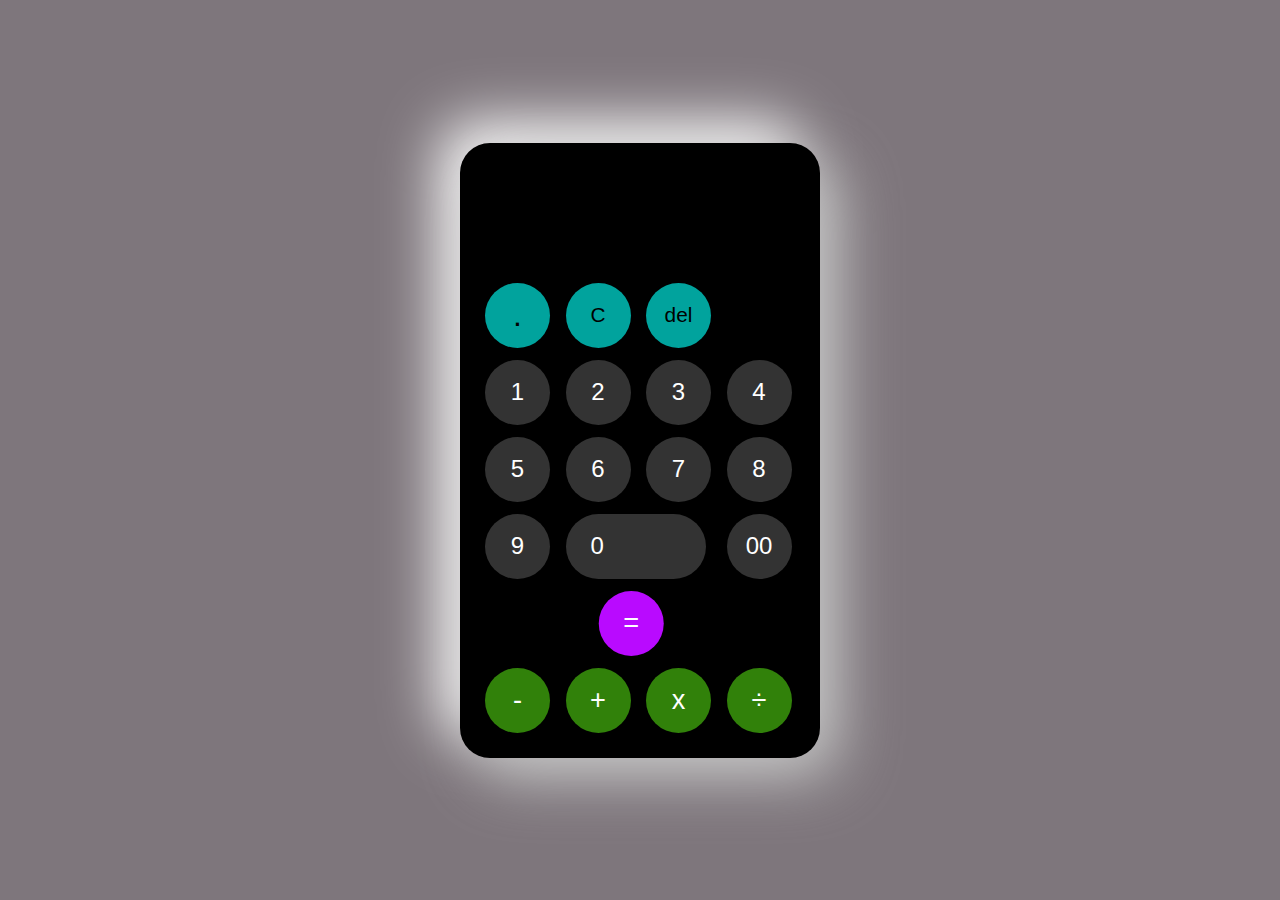
<file: Calculator/index.html>
<!DOCTYPE html>
<html lang="en">

<head>
    <meta charset="UTF-8">
    <meta name="viewport" content="width=device-width, initial-scale=1.0">
    <link rel="stylesheet" href="style.css">
    <title>Calculator</title>
</head>

<body>
    <main id="main-container">
        <div class="main-area">
            <div id="main-box"></div>
            <div class="general-btns">
                <button class="gbutn" id="btn-dot">.</button>
                <button class="gbutn" id="btn-C">C</button>
                <button class="gbutn" id="btn-del">del</button>
            </div>

            <div class="main-buttons">
                <button class="butn" id="btn-1">1</button>
                <button class="butn" id="btn-2">2</button>
                <button class="butn" id="btn-3">3</button>
                <button class="butn" id="btn-4">4</button>
                <button class="butn" id="btn-5">5</button>
                <button class="butn" id="btn-6">6</button>
                <button class="butn" id="btn-7">7</button>
                <button class="butn" id="btn-8">8</button>
                <button class="butn" id="btn-9">9</button>
                <button class="butn" id="btn-0">0</button>
                <button class="butn" id="btn-00">00</button>
                <button class="butn" id="btn-equal">=</button>
            </div>
        </div>
        <div class="operations">
            <button class="obutn" id="sub">-</button>
            <button class="obutn" id="sum">+</button>
            <button class="obutn" id="mult">x</button>
            <button class="obutn" id="div">÷</button>
        </div>
    </main>
     
    <script src="script.Js"></script>
</body>

</html>
</file>
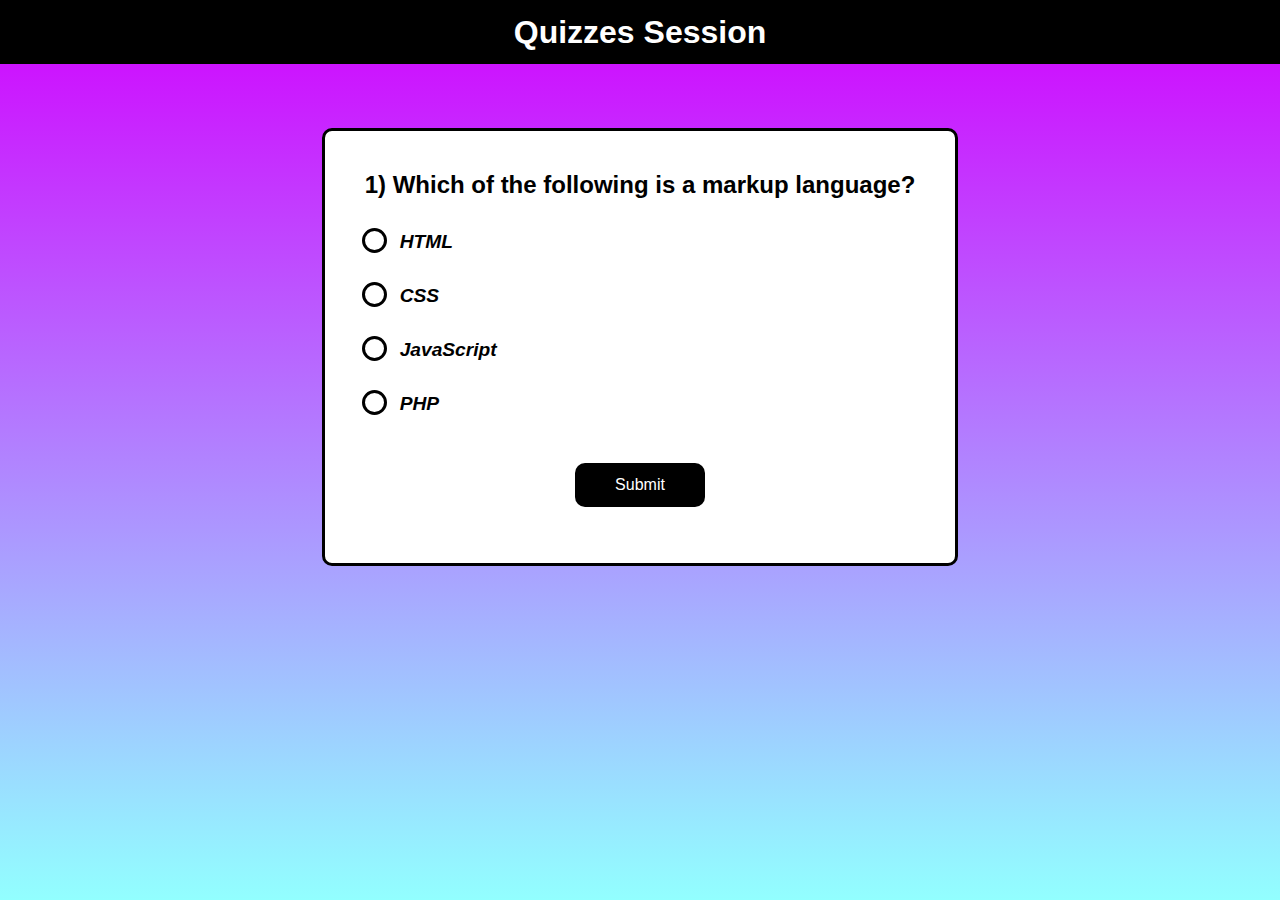
<file: Quiz app/index.html>
<!DOCTYPE html>
<html lang="en">

<head>
    <meta charset="UTF-8">
    <meta name="viewport" content="width=device-width, initial-scale=1.0">
    <link rel="stylesheet" href="style.css">
    <title>Document</title>
</head>

<body>
    <h1>Quizzes Session</h1>
    <div class="main-content">
        <div class="main-box">
            <h2 id="qshead">1) This is dummy question?</h2>
            <div class="main-opt">
                <input class="custom-radio" type="radio" name="option" id="option1" value="a">
                <label for="option1">option-1</label>
            </div>
            <div class="main-opt">
                <input class="custom-radio" type="radio" name="option" id="option2" value="b">
                <label for="option2">option-2</label>
            </div>
            <div class="main-opt">
                <input class="custom-radio" type="radio" name="option" id="option3" value="c">
                <label for="option3">option-3</label>
            </div>
            <div class="main-opt">
                <input class="custom-radio" type="radio" name="option" id="option4" value="d">
                <label for="option4">option-4</label>
            </div>

            <button class="sub-button" type="submit">Submit</button>
        </div>
    </div>

    <div id="custom-alert" class="modal">
    <div class="modal-content">
        <h1 class="oops">Oops!</h1>
        <p>Please! Select a choice to continue.</p>
        <button class="close-btn">Got it</button>
    </div>
</div>
    <script type="module" src="app.js"></script>  
</body>

</html>
</file>
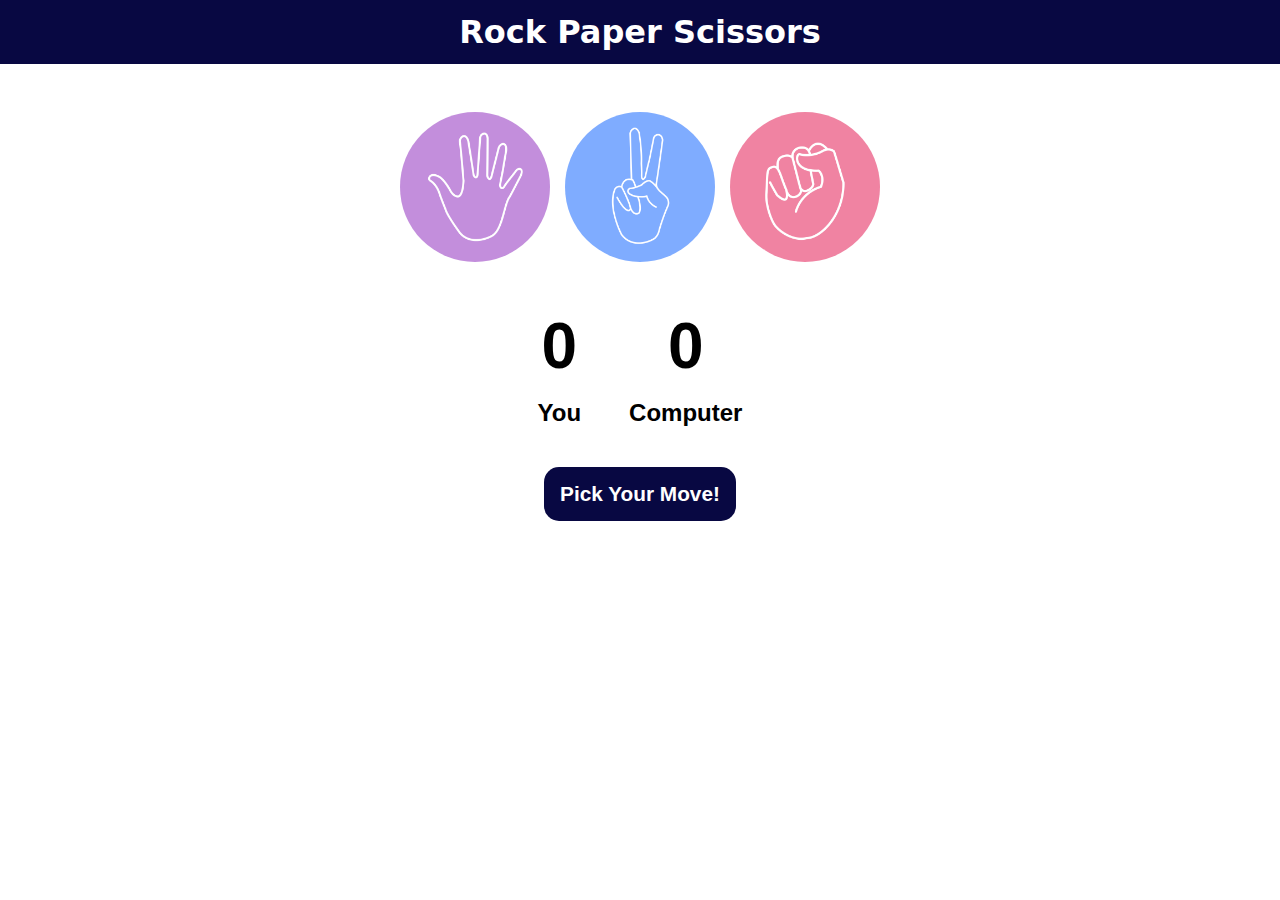
<file: StoneScissorsPaper game/index.html>
<!DOCTYPE html>
<html lang="en">

<head>
    <meta charset="UTF-8">
    <meta name="viewport" content="width=device-width, initial-scale=1.0">
    <title>Document</title>
    <link rel="stylesheet" href="style.css">
</head>

<body>
    <h1 id="main-head">Rock Paper Scissors</h1>
    <div id="images-section">
        <div class="image" id="paper">
            <img src="imgs/paper.png" alt="paper image">
        </div>

        <div class="image" id="scissors">
            <img src="imgs/scissors.png" alt="scissors image">
        </div>

        <div class="image" id="rock">
            <img src="imgs/rock.png" alt="rock image">
        </div> 
    </div>
    <div id="scores">
        <div class="your-score">
            <h1 id="my-score">0</h1>
            <h2>You</h2>
        </div>

        <div class="comp-score">
            <h1 id="bot-score">0</h1>
            <h2>Computer</h2>
        </div>
    </div>
    <h1 id="last-head">Pick Your Move!</h1>

    <script src="script.Js"></script>
</body>

</html>
</file>
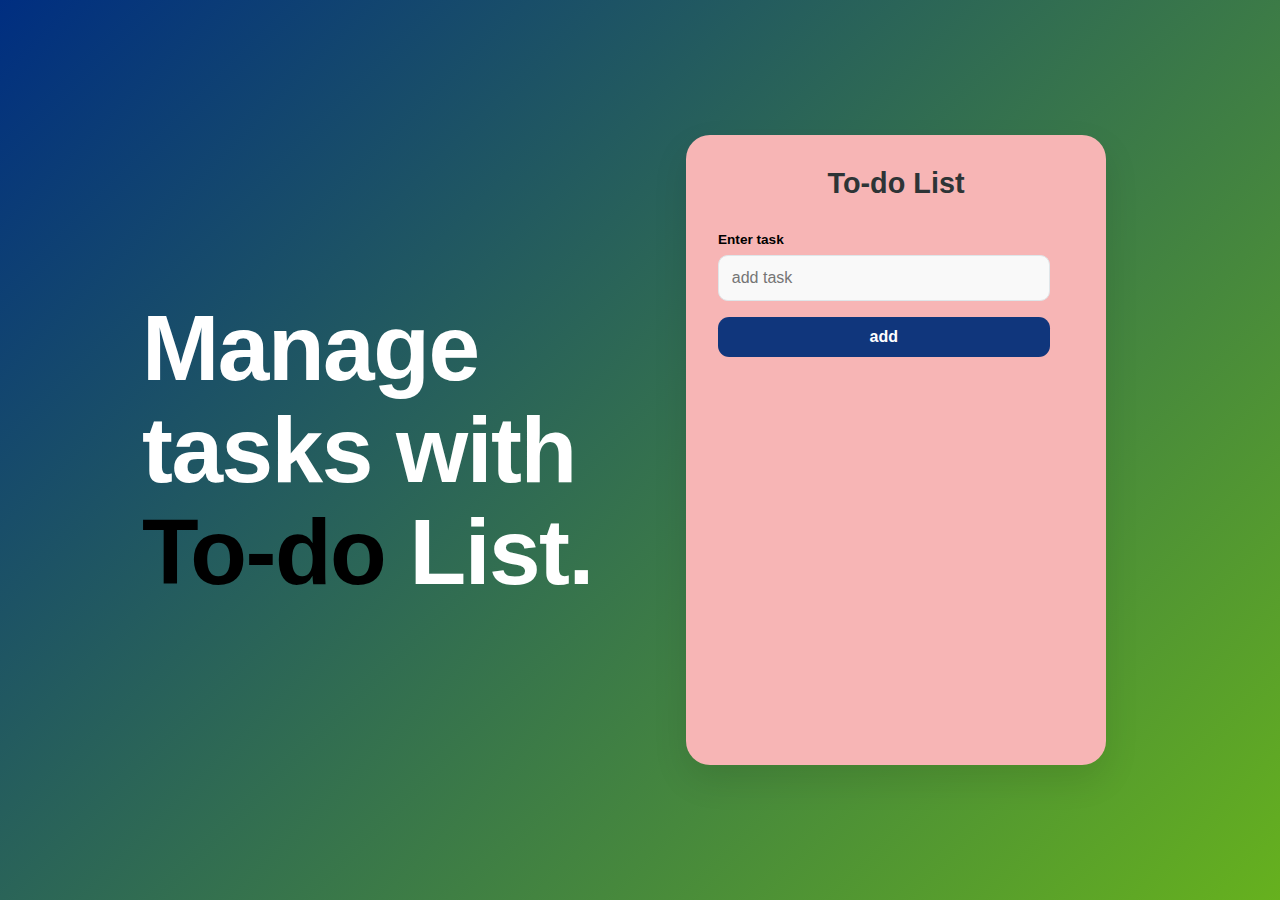
<file: To do list/index.html>
<!DOCTYPE html>
<html lang="en">

<head>
    <meta charset="UTF-8">
    <meta name="viewport" content="width=device-width, initial-scale=1.0">
    <link rel="stylesheet" href="style.css">
    <title>To-do List</title>
</head>

<body> 
    <div class="list-container">
        <div id="hero">Manage tasks with <span>To-do</span> List.</div>
        <div class="list-card">
            <h1>To-do List</h1>
            <div class="task-area">
                <label for="text-inp">Enter task</label>
                <input type="text" id="text-inp" placeholder="add task" value="">
                <button id="addtxt-btn" type="submit">add</button>
            </div>

            <div class="add-cont"></div>

        </div>
    </div>
    <script src="app.js"></script>
</body>

</html>
</file>
<file: Calculator/style.css>
* {
    margin: 0;
    padding: 0;
    box-sizing: border-box;
}

body {
    display: flex;
    justify-content: center;
    align-items: center;
    min-height: 100vh;
    background: #7e767c;
    font-family: -apple-system, BlinkMacSystemFont, sans-serif;
}

#main-container {
    background: #000;
    border-radius: 30px;
    padding: 25px;
    width: 360px;
    box-shadow:
        20px 20px 60px #bebebe,
        -20px -20px 60px #ffffff;
}

#main-box {
    background: #000;
    color: #fff;
    font-size: 2.8rem;
    padding: 25px 15px; 
    min-height: 100px;
    display: flex;
    align-items: center; 
    overflow-x:hidden;
    font-family: 'SF Pro Text', -apple-system, sans-serif;
    font-weight: 300;
    letter-spacing: 0.5px;
    margin-bottom: 15px;
}

.general-btns {
    display: grid;
    grid-template-columns: repeat(4, 1fr);
    gap: 12px;
    margin-bottom: 12px;
}

.main-buttons {
    display: grid;
    grid-template-columns: repeat(4, 1fr);
    gap: 12px;
}

.operations {
    display: grid;
    grid-template-columns: repeat(4, 1fr);
    gap: 12px;
    margin-top: 12px;
}

.gbutn,
.butn,
.obutn {
    border: none;
    border-radius: 50%;
    font-size: 1.5rem;
    font-weight: 400;
    cursor: pointer;
    color: white;
    height: 65px;
    width: 65px;
    display: flex;
    align-items: center;
    justify-content: center;
    transition: all 0.1s ease;
    user-select: none;
}

.gbutn:active,
.butn:active,
.obutn:active {
    transform: scale(0.92);
    opacity: 0.8;
}

/* Gray buttons (C, +/-, %, ÷) */
.gbutn {
    background: #01a39d;
    color: #000;
    font-size: 1.3rem;
}

.gbutn:hover {
    background: #b5b5b5;
}

/* Dark gray buttons (7, 8, 9, ×, 4, 5, 6, -, 1, 2, 3, +) */
.butn {
    background: #333;
    font-size: 1.5rem;
}

.butn:hover {
    background: #444;
}

/* Orange buttons (÷, ×, -, +, =) */
.obutn {
    background: #880707;
    font-size: 1.7rem;
}

.obutn:hover {
    background: #940f05;
}

/* Special button styles */
#btn-C {
    font-size: 1.3rem;
}

#btn-dot {
    font-size: 2rem;
    font-weight: 500;
}

#btn-0 {
    width: 140px;
    border-radius: 35px;
    grid-column: span 2;
    justify-content: flex-start;
    padding-left: 25px;
}

#btn-equal {
    background: #b90aff;
    font-size: 1.7rem;
    transform: translateX(175%);
}

#btn-equal:hover {
    background: #9b0c0c;
}

/* Specific operator button colors */
#div,
#mult,
#sub,
#sum {
    background: #31810a;
}

#div:hover,
#mult:hover,
#sub:hover,
#sum:hover {
    background: #9c0707;
}

/* Button text colors */
.gbutn {
    color: #000;
}

.butn,
.obutn,
#btn-equal {
    color: #fff;
}

/* Zero button special positioning */
#btn-0 .butn {
    justify-content: center;
    padding-left: 25px;
}
</file>
<file: Quiz app/style.css>
* {
    padding: 0;
    margin: 0;
}

body {
    background-image: linear-gradient(rgb(209 2 348 / 262%), rgb(146 440 340 / 181%));
    min-height: 100vh;
    font-family: 'Franklin Gothic Medium', 'Arial Narrow', Arial, sans-serif;
}

.main-content {
    display: flex;
    justify-content: center;
    align-items: center;
    height: 100%;
    width: 100%;
    margin-top: 4rem;
}

h1 {
    height: 4rem;
    background-color: rgb(0, 0, 0);
    margin: 0;
    width: 100%;
    color: white;
    text-align: center;
    padding: 0;
    line-height: 4rem;

}

.main-box {
    display: flex;
    flex-direction: column;
    align-items: flex-start;
    gap: 2rem;
    border-radius: 10px;
    background-color: rgb(255, 255, 255);
    border: 3px solid rgb(0, 0, 0);
    color: rgb(0, 0, 0);
    padding: 40px;
}

.main-opt label[for="option1"],
.main-opt label[for="option2"],
.main-opt label[for="option3"],
.main-opt label[for="option4"] {
    font-size: 1.2rem;
    font-weight: 700;
    font-style: italic;
    cursor: pointer;
}

.main-opt input {
    display: none;
}

.main-opt label {
    padding-left: 35px;
    display: flex;
    position: relative;
    align-items: center;
    justify-content: center;
}

label::before {
    cursor: pointer;
    top: -1px;
    left: 0px;
    position: absolute;
}

label::after {
    content: "";
    position: absolute;
    top: -3px;
    left: -3px;
    border: 3px solid black;
    height: 1.2rem;
    width: 1.2rem;
    border-radius: 50%;
    transition: all 0.3s ease;
}

.custom-radio:checked+label::before {
    height: 20px;
    background-color: #1eff00;
    font-size: 15px;
    content: "✔";
    width: 22px;
    border-radius: 50%;
}

.sub-button {
    align-self: center;
    margin: 1rem 0;
    background-color: black;
    color: white;
    padding: 13px 40px;
    cursor: pointer;
    border-radius: 10px;
    font-size: 1rem;
    border: none;
}

.close-btn {
    align-self: center;
    margin: 1rem 0;
    background-color: black;
    color: white;
    padding: 13px 40px;
    cursor: pointer;
    border-radius: 10px;
    font-size: 1rem;
    border: none;
}

.modal {
    display: none;
    position: fixed;
    top: 0;
    left: 0;
    width: 100%;
    height: 100%;
    background: rgba(0, 0, 0, 0.6);
    justify-content: center;
    align-items: center;
}

.modal-content .oops {
    color: red; 
    height: 4rem;
    background-color: rgb(0, 0, 0);
    text-align: center;
}

.modal-content p {
    padding: 3rem 0;
    font-size: 2rem;
    font-family: sans-serif;
}

.modal-content {
    background: white;
    padding: 3rem;
    min-height: 30%; 
    border-radius: 10px;
    text-align: center;
}



@media screen and (max-width: 600px) {
    h1 {
        height: 4rem;
        background-color: rgb(0, 0, 0);
        margin: 0;
        width: 100%;
        font-size: 1.8rem;
        color: white;
        text-align: center;
        padding: 0;
        line-height: 4rem;
    }

    .main-box {
        gap: 1.5rem;
        padding: 30px;
        margin: 0 2.2rem;
    }

    .main-opt label[for="option1"],
    .main-opt label[for="option2"],
    .main-opt label[for="option3"],
    .main-opt label[for="option4"] {
        font-size: 1.1rem;
    }

    .sub-button {
        padding: 11px 25px;
    }

    #qshead {
        font-size: 1.5rem;
    }

    .modal-content {
        margin: 0 5rem;
        height: 30%;
    }

    .modal-content .oops {
         font-size: 1.7rem;
         height: 3rem;
         line-height: 3rem;
    }

    .modal-content p { 
        font-size: 1.4rem;
    }
}
</file>
<file: StoneScissorsPaper game/style.css>
* {
    font-family: Arial, Helvetica, sans-serif;
    padding: 0;
    margin: 0;
}

body {
    align-items: center;
    flex-direction: column;
    display: flex; 
    overflow: hidden;
    gap: 2.5rem;
    justify-content: center;
}

#main-head {
    font-family: system-ui, -apple-system, BlinkMacSystemFont,
        'Segoe UI', Roboto, Oxygen, Ubuntu, Cantarell,
        'Open Sans', 'Helvetica Neue', sans-serif;
    background-color: rgb(8, 8, 66);
    color: white;
    width: 100%;
    height: 4rem;
    text-align: center;
    line-height: 4rem;
}


#images-section {
    display: flex;
    justify-content: center;
    align-items: center;
}

.image {
    height: 165px;
    width: 165px;
    border-radius: 50%;
    display: flex;
    justify-content: center;
    align-items: center;
    gap: 1rem;
}

.image img {
    object-fit: cover;
    border-radius: 50%;
    cursor: pointer;
    height: 150px;
    width: 150px;
}

.image:hover {
    background-color: rgb(8, 8, 66);
}

#scores {
    display: flex;
    justify-content: center;
    align-items: center;
    gap: 3rem;
}

.your-score,
.comp-score {
    display: flex;
    flex-direction: column;
    justify-content: center;
    align-items: center;
    gap: 1rem;
}

.your-score h1,
.comp-score h1 {
    font-size: 4rem;
}

.your-score h2,
.comp-score h2 {
    font-size: 1.5rem;
}

#last-head {
    text-align: center;
    background-color: rgb(8, 8, 66);
    padding: 15px 1rem;
    border-radius: 15px;
    display: inline-block;
    font-size: 1.3rem;
    color: white;
    cursor: pointer;
}

@media (max-width: 590px) {

    #images-section {
        display: grid;
        grid-template-columns: repeat(2, 1fr);
        justify-items: center; 
        gap: 1rem;
    }

    #images-section #rock { 
        grid-column: 1 / span 2;  
    }


    #main-head {
        font-size: 1.5rem;
        height: 3rem;
        line-height: 3rem;
        width: 100%;
    }

    .image {
        height: 145px;
        width: 145px;
        border-radius: 50%;
    }

    .image img {
        object-fit: cover;
        border-radius: 50%;
        cursor: pointer;
        height: 130px;
        width: 130px;
    }

    #scores {
        gap: 1.5rem;
    }

    .your-score,
    .comp-score {
        gap: 0.5rem;
    }

    .your-score h1,
    .comp-score h1 {
        font-size: 3rem;
    }

    .your-score h2,
    .comp-score h2 {
        font-size: 1rem;
    }

    #last-head {
        padding: 12px 1rem;
        display: inline-block;
        font-size: 1rem;
    }

}
</file>
<file: To do list/style.css>
* {
    padding: 0;
    margin: 0;
    box-sizing: border-box;
}

body {
    display: flex;
    justify-content: center;
    align-items: center;
    min-height: 100vh;
    width: 100%;
    font-family: 'Segoe UI', Tahoma, Geneva, Verdana, sans-serif;
    /* Professional soft gradient */
    background: linear-gradient(135deg, #002e81 0%, #66b11e 100%);
}

.list-container {
    display: flex;
    justify-content: center;
    align-items: center;
    gap: 2rem;
}

.list-card {
    display: flex;
    flex-direction: column;
    align-items: flex-start;
    gap: 1.5rem;
    min-height: 70vh;
    width: 420px;
    /* Fixed width to prevent stretching with text */
    margin: 0 2rem;
    background-color: #f7b5b5;
    border-radius: 1.5rem;
    padding: 2rem;
    /* Soft shadow instead of black border */
    box-shadow: 0 15px 35px rgba(0, 0, 0, 0.1);
}

.list-card h1 {
    align-self: center;
    color: #2d3436;
    font-size: 1.8rem;
    margin-bottom: 0.5rem;
}

.task-area label {
    display: block;
    font-size: 0.85rem;
    font-weight: 600;
    color: #000000;
    margin-bottom: 0.5rem;
}

.task-area input {
    border: 1px solid #dfe6e9;
    border-radius: 0.6rem;
    outline: none;
    width: 100%;
    /* Changed from min-width to occupy container space */
    margin-bottom: 1rem;
    padding: 0.8rem;
    font-size: 1rem;
    background-color: #f9f9f9;
}

.task-area input:focus {
    border-color: rgb(16, 54, 124);
}

.task-area #addtxt-btn {
    background-color: rgb(16, 54, 124);
    border: none;
    border-radius: 0.7rem;
    padding: 0.7rem 2rem;
    font-size: 1rem;
    font-weight: 600;
    color: white;
    cursor: pointer;
    width: 100%;
    /* Makes button look more professional in the layout */
}

.add-cont {
    align-self: stretch;
    /* Makes task list take full width of card */
    margin-top: 1rem;
}

.tasks-added {
    gap: 0.8rem;
    display: flex;
    justify-content: space-between;
    align-items: center;
    background-color: #f1f2f6;
    padding: 0.5rem;
    margin-bottom: 0.8rem;
    border-radius: 0.8rem;
}

.tasks-added .old-task {
    border-radius: 0.5rem;
    padding: 0.6rem 0.6rem 0.6rem 2.2rem;
    position: relative;
    font-size: 0.95rem;
    color: #2d3436;
    /* Logic: Prevents text from breaking the card */
    word-break: break-word;
    flex-grow: 1;
}

.tasks-added .old-task::before {
    content: "🎯";
    position: absolute;
    left: 0;
    top: 50%;
    transform: translateY(-50%);
}

.tasks-added .del-task {
    background-color: #7c0808;
    border: none;
    border-radius: 0.6rem;
    padding: 0.7rem 1.4rem;
    color: white;
    font-size: 0.8rem;
    font-weight: 600;
    cursor: pointer;
}

#hero {
    font-size: 5.8rem;
    font-weight: 800;
    line-height: 1.1;
    width: 30rem;
    color: #ffffff;
    letter-spacing: -1.5px;
}

#hero span {
    color: rgb(0, 0, 0);
}


@media screen and (max-width: 980px) {
    .list-container {
        display: flex;
        justify-content: center;
        align-items: center;
        flex-direction: column;
        gap: 2rem;
        overflow: hidden;
    }

    .list-card {
        gap: 2rem;
        width: 410px;
        padding: 1.7rem;
        margin: 5rem 0;
    }

    #hero {
        font-size: 6.5rem;
        line-height: 1.1;
        width: 34rem;
        text-align: center;
        color: #ffffff;
        letter-spacing: -1.5px;
        margin-top: 2rem;
    }

    #hero span {
        color: rgb(0, 0, 0);
    }
}

@media screen and (max-width: 450px) { 
    .list-container {
        display: flex;
        justify-content: center;
        align-items: center;
        flex-direction: column;
        gap: 2rem;
        overflow: hidden;
    }

    .list-card {
        gap: 1.5rem;
        width: 350px;
        padding: 1.5rem;
        margin: 5rem 0;
    }

    #hero {
        font-size: 3.5rem;
        line-height: 1.1;
        width: 18rem;
        text-align: center;
        color: #ffffff;
        letter-spacing: -1.5px;
        margin-top: 2rem;
    }

    #hero span {
        color: rgb(0, 0, 0);
    }
}
</file>
